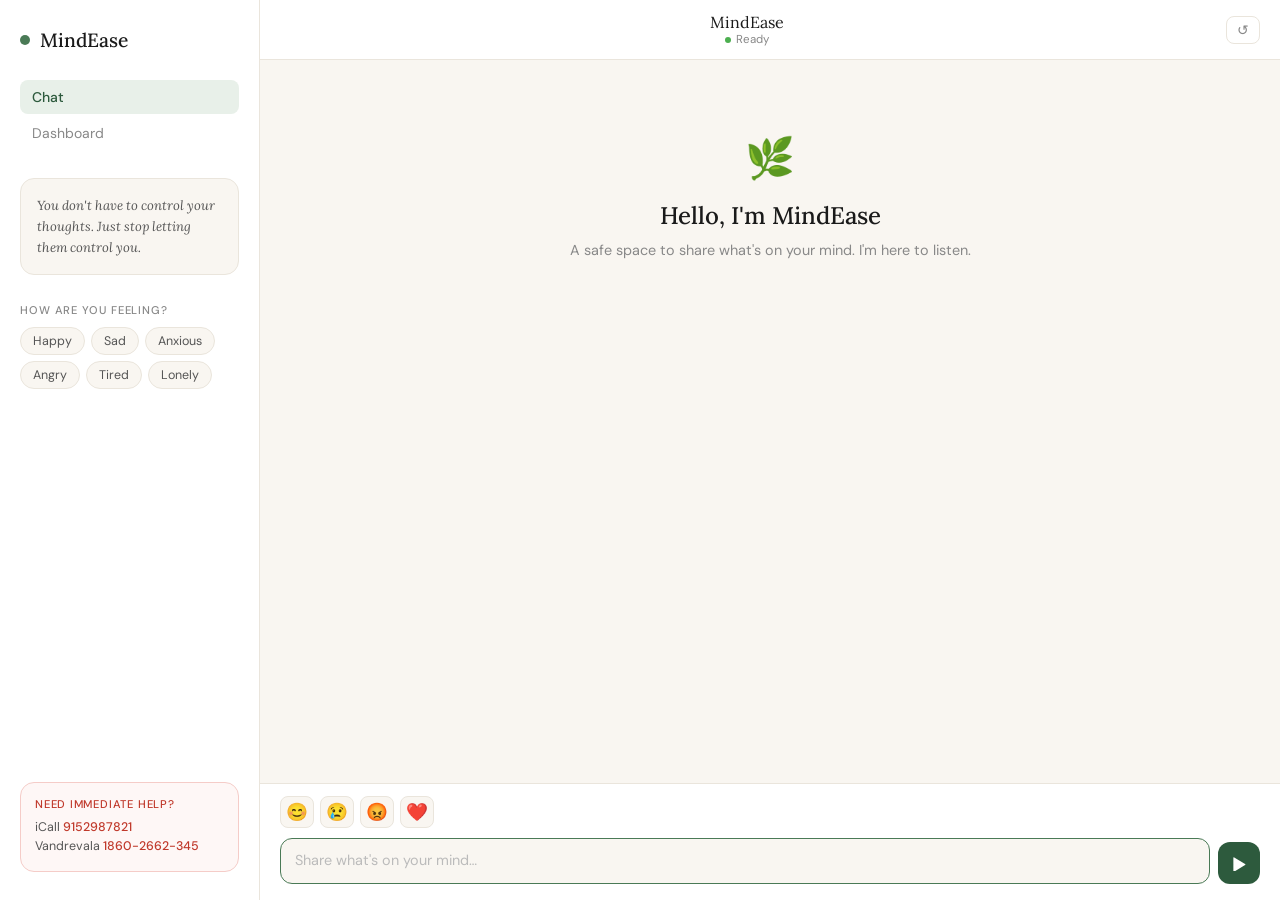
<file: templates/index.html>
<!DOCTYPE html>
<html lang="en">
<head>
  <meta charset="UTF-8"/>
  <meta name="viewport" content="width=device-width, initial-scale=1.0"/>
  <title>MindEase</title>
  <link rel="preconnect" href="https://fonts.googleapis.com">
  <link href="https://fonts.googleapis.com/css2?family=Lora:ital,wght@0,400;0,500;1,400&family=DM+Sans:wght@300;400;500&display=swap" rel="stylesheet">
  <link rel="stylesheet" href="/static/style.css"/>
</head>
<body>
  <div class="layout">

    <!-- SIDEBAR -->
    <aside class="sidebar" id="sidebar">
      <div class="sidebar-inner">
        <div class="brand">
          <span class="brand-dot"></span>
          <span class="brand-name">MindEase</span>
        </div>

        <nav class="side-nav">
          <a href="/" class="nav-item active">Chat</a>
          <a href="/dashboard" class="nav-item">Dashboard</a>
        </nav>

        <div class="quote-block">
          <p class="quote-text" id="quoteText"></p>
        </div>

        <div class="mood-section">
          <p class="section-label">How are you feeling?</p>
          <div class="mood-row">
            <button class="mood-pill" data-msg="I'm feeling happy today 😊">Happy</button>
            <button class="mood-pill" data-msg="I'm feeling sad right now 😢">Sad</button>
            <button class="mood-pill" data-msg="I'm feeling anxious 😰">Anxious</button>
            <button class="mood-pill" data-msg="I'm feeling angry 😡">Angry</button>
            <button class="mood-pill" data-msg="I'm exhausted and drained 😴">Tired</button>
            <button class="mood-pill" data-msg="I'm feeling lonely 💙">Lonely</button>
          </div>
        </div>

        <div class="crisis-block">
          <p class="crisis-label">Need immediate help?</p>
          <p class="crisis-line">iCall <span>9152987821</span></p>
          <p class="crisis-line">Vandrevala <span>1860-2662-345</span></p>
        </div>
      </div>
    </aside>

    <!-- CHAT -->
    <main class="chat-main">
      <header class="chat-header">
        <button class="menu-btn" id="menuBtn">
          <span></span><span></span><span></span>
        </button>
        <div class="header-center">
          <span class="header-title">MindEase</span>
          <span class="header-status" id="headerStatus">
            <span class="status-dot"></span> Ready
          </span>
        </div>
        <button class="clear-btn" id="clearBtn" title="New conversation">↺</button>
      </header>

      <div class="messages" id="messages">
        <div class="welcome">
          <div class="welcome-icon">🌿</div>
          <h2>Hello, I'm MindEase</h2>
          <p>A safe space to share what's on your mind. I'm here to listen.</p>
        </div>
      </div>

      <!-- Sentiment bar -->
      <div class="sentiment-strip" id="sentimentStrip" style="display:none">
        <span class="sentiment-label" id="sentimentLabel"></span>
        <span class="sentiment-overall" id="sentimentOverall"></span>
      </div>

      <footer class="input-footer">
        <div class="emoji-strip">
          <button class="emoji-pill" data-e="😊">😊</button>
          <button class="emoji-pill" data-e="😢">😢</button>
          <button class="emoji-pill" data-e="😡">😡</button>
          <button class="emoji-pill" data-e="❤️">❤️</button>
        </div>
        <div class="input-row">
          <textarea id="userInput" class="input-box" placeholder="Share what's on your mind…" rows="1" maxlength="1000"></textarea>
          <button class="send-btn" id="sendBtn">
            <svg viewBox="0 0 20 20" fill="currentColor"><path d="M3.105 3.105a.75.75 0 0 1 .958-.097l13.5 8.25a.75.75 0 0 1 0 1.284l-13.5 8.25a.75.75 0 0 1-1.105-.66V3.868a.75.75 0 0 1 .147-.763z"/></svg>
          </button>
        </div>
      </footer>
    </main>
  </div>

  <script src="/static/app.js"></script>
</body>
</html>
</file>
<file: static/style.css>
/* ═══════════════════════════════════════════
   MindEase · Minimalist Warm UI
   ═══════════════════════════════════════════ */
:root {
  --bg:          #F9F6F1;
  --surface:     #FFFFFF;
  --border:      #EAE5DC;
  --text:        #1A1A1A;
  --text-muted:  #888;
  --text-soft:   #555;
  --sage:        #4A7A56;
  --sage-light:  #E8F0E9;
  --sage-dark:   #2D5A3D;
  --user-bg:     #2D5A3D;
  --user-text:   #FFFFFF;
  --bot-bg:      #FFFFFF;
  --shadow:      0 1px 12px rgba(0,0,0,0.06);
  --shadow-lg:   0 4px 32px rgba(0,0,0,0.08);
  --radius:      14px;
  --sidebar-w:   260px;
  --font-display:'Lora', Georgia, serif;
  --font-body:   'DM Sans', sans-serif;
  --transition:  0.2s ease;
}

*, *::before, *::after { box-sizing: border-box; margin: 0; padding: 0; }

html, body { height: 100%; font-family: var(--font-body); background: var(--bg); color: var(--text); overflow: hidden; }

/* ── LAYOUT ─────────────────────────────── */
.layout { display: flex; height: 100vh; }

/* ── SIDEBAR ─────────────────────────────── */
.sidebar {
  width: var(--sidebar-w);
  background: var(--surface);
  border-right: 1px solid var(--border);
  flex-shrink: 0;
  display: flex;
  flex-direction: column;
  transition: transform var(--transition);
  z-index: 100;
}
.sidebar-inner {
  display: flex;
  flex-direction: column;
  gap: 28px;
  padding: 28px 20px;
  height: 100%;
  overflow-y: auto;
  scrollbar-width: none;
}
.sidebar-inner::-webkit-scrollbar { display: none; }

.brand {
  display: flex;
  align-items: center;
  gap: 10px;
}
.brand-dot {
  width: 10px; height: 10px;
  border-radius: 50%;
  background: var(--sage);
}
.brand-name {
  font-family: var(--font-display);
  font-size: 1.2rem;
  color: var(--text);
  font-weight: 500;
}

.side-nav { display: flex; flex-direction: column; gap: 2px; }
.nav-item {
  display: block;
  padding: 8px 12px;
  border-radius: 8px;
  font-size: 0.875rem;
  color: var(--text-muted);
  text-decoration: none;
  transition: all var(--transition);
  font-weight: 400;
}
.nav-item:hover { background: var(--bg); color: var(--text); }
.nav-item.active { background: var(--sage-light); color: var(--sage-dark); font-weight: 500; }

.quote-block {
  padding: 16px;
  border: 1px solid var(--border);
  border-radius: var(--radius);
  background: var(--bg);
}
.quote-text {
  font-family: var(--font-display);
  font-style: italic;
  font-size: 0.82rem;
  line-height: 1.6;
  color: var(--text-soft);
  min-height: 60px;
  transition: opacity 0.5s ease;
}

.section-label {
  font-size: 0.7rem;
  text-transform: uppercase;
  letter-spacing: 0.08em;
  color: var(--text-muted);
  margin-bottom: 10px;
  font-weight: 500;
}
.mood-row { display: flex; flex-wrap: wrap; gap: 6px; }
.mood-pill {
  padding: 5px 12px;
  border-radius: 20px;
  border: 1px solid var(--border);
  background: var(--bg);
  font-family: var(--font-body);
  font-size: 0.78rem;
  color: var(--text-soft);
  cursor: pointer;
  transition: all var(--transition);
}
.mood-pill:hover { border-color: var(--sage); color: var(--sage-dark); background: var(--sage-light); }

.crisis-block {
  margin-top: auto;
  padding: 14px;
  border-radius: var(--radius);
  border: 1px solid #F5CCC8;
  background: #FEF7F6;
}
.crisis-label { font-size: 0.7rem; text-transform: uppercase; letter-spacing: 0.07em; color: #C0392B; margin-bottom: 8px; font-weight: 500; }
.crisis-line { font-size: 0.78rem; color: var(--text-soft); margin-bottom: 3px; }
.crisis-line span { color: #C0392B; font-weight: 500; }

/* ── CHAT MAIN ───────────────────────────── */
.chat-main {
  flex: 1;
  display: flex;
  flex-direction: column;
  min-width: 0;
  background: var(--bg);
}

/* HEADER */
.chat-header {
  display: flex;
  align-items: center;
  padding: 0 20px;
  height: 60px;
  background: var(--surface);
  border-bottom: 1px solid var(--border);
  gap: 12px;
  flex-shrink: 0;
}
.menu-btn {
  display: none;
  flex-direction: column;
  gap: 4px;
  background: none;
  border: none;
  cursor: pointer;
  padding: 6px;
}
.menu-btn span { display: block; width: 18px; height: 1.5px; background: var(--text); border-radius: 1px; }
.header-center { flex: 1; display: flex; flex-direction: column; align-items: center; }
.header-title { font-family: var(--font-display); font-size: 1rem; color: var(--text); }
.header-status { display: flex; align-items: center; gap: 5px; font-size: 0.72rem; color: var(--text-muted); }
.status-dot { width: 6px; height: 6px; border-radius: 50%; background: #4CAF50; animation: pulse 2s infinite; }
@keyframes pulse { 0%,100%{opacity:1;} 50%{opacity:0.4;} }

.clear-btn {
  background: none;
  border: 1px solid var(--border);
  border-radius: 8px;
  padding: 5px 10px;
  font-size: 0.9rem;
  color: var(--text-muted);
  cursor: pointer;
  transition: all var(--transition);
}
.clear-btn:hover { border-color: var(--sage); color: var(--sage); }

/* MESSAGES */
.messages {
  flex: 1;
  overflow-y: auto;
  padding: 24px 20px;
  display: flex;
  flex-direction: column;
  gap: 16px;
  scroll-behavior: smooth;
}
.messages::-webkit-scrollbar { width: 4px; }
.messages::-webkit-scrollbar-track { background: transparent; }
.messages::-webkit-scrollbar-thumb { background: var(--border); border-radius: 2px; }

/* WELCOME */
.welcome {
  text-align: center;
  padding: 48px 20px 24px;
  animation: fadeUp 0.5s ease;
}
.welcome-icon { font-size: 2.5rem; margin-bottom: 16px; }
.welcome h2 { font-family: var(--font-display); font-size: 1.5rem; color: var(--text); margin-bottom: 8px; font-weight: 500; }
.welcome p { font-size: 0.9rem; color: var(--text-muted); line-height: 1.6; }

/* BUBBLES */
.msg-row {
  display: flex;
  gap: 10px;
  animation: fadeUp 0.25s ease;
  max-width: 680px;
}
@keyframes fadeUp { from { opacity:0; transform: translateY(8px); } to { opacity:1; transform: translateY(0); } }

.msg-row.user { flex-direction: row-reverse; align-self: flex-end; }
.msg-row.bot  { align-self: flex-start; }

.msg-avatar {
  width: 32px; height: 32px;
  border-radius: 10px;
  display: flex; align-items: center; justify-content: center;
  font-size: 0.85rem;
  flex-shrink: 0;
  margin-top: 2px;
}
.msg-row.bot  .msg-avatar { background: var(--sage-light); }
.msg-row.user .msg-avatar { background: var(--user-bg); color: white; font-size: 0.7rem; font-weight: 500; }

.bubble {
  padding: 12px 16px;
  border-radius: 16px;
  line-height: 1.6;
  font-size: 0.9rem;
  max-width: 560px;
}
.msg-row.bot  .bubble { background: var(--bot-bg); color: var(--text); border-bottom-left-radius: 4px; box-shadow: var(--shadow); border: 1px solid var(--border); }
.msg-row.user .bubble { background: var(--user-bg); color: var(--user-text); border-bottom-right-radius: 4px; }
.bubble-time { font-size: 0.65rem; margin-top: 5px; opacity: 0.5; }

/* TYPING */
.typing-dots { display: flex; gap: 4px; padding: 4px 2px; }
.typing-dots span { width: 6px; height: 6px; border-radius: 50%; background: var(--sage); animation: bounce 1.2s ease-in-out infinite; }
.typing-dots span:nth-child(2) { animation-delay: 0.2s; }
.typing-dots span:nth-child(3) { animation-delay: 0.4s; }
@keyframes bounce { 0%,60%,100%{transform:translateY(0);opacity:0.4;} 30%{transform:translateY(-5px);opacity:1;} }

/* SENTIMENT STRIP */
.sentiment-strip {
  padding: 6px 20px;
  background: var(--surface);
  border-top: 1px solid var(--border);
  display: flex;
  align-items: center;
  gap: 10px;
  font-size: 0.75rem;
  color: var(--text-muted);
}
.sentiment-label, .sentiment-overall { display: flex; align-items: center; gap: 5px; }
.s-badge {
  display: inline-block; padding: 1px 8px; border-radius: 10px;
  font-size: 0.7rem; font-weight: 500;
}
.s-positive { background: #E8F5E9; color: #2E7D32; }
.s-negative { background: #FFEBEE; color: #C62828; }
.s-neutral  { background: #F3F3F3; color: #555; }
.s-crisis   { background: #FBE9E7; color: #BF360C; }
.strip-divider { color: var(--border); }

/* INPUT FOOTER */
.input-footer {
  padding: 12px 20px 16px;
  background: var(--surface);
  border-top: 1px solid var(--border);
  flex-shrink: 0;
}
.emoji-strip { display: flex; gap: 6px; margin-bottom: 10px; align-items: center; }
.emoji-pill {
  font-size: 1.1rem;
  width: 34px; height: 32px;
  border-radius: 8px;
  border: 1px solid var(--border);
  background: var(--bg);
  cursor: pointer;
  transition: all var(--transition);
  display: flex; align-items: center; justify-content: center;
}
.emoji-pill:hover { transform: scale(1.15); background: var(--sage-light); border-color: var(--sage); }
.emoji-hint { font-size: 0.68rem; color: var(--text-muted); margin-left: 4px; }

.input-row { display: flex; gap: 8px; align-items: flex-end; }
.input-box {
  flex: 1;
  border: 1px solid var(--border);
  border-radius: 12px;
  padding: 11px 14px;
  font-family: var(--font-body);
  font-size: 0.9rem;
  background: var(--bg);
  color: var(--text);
  resize: none;
  outline: none;
  line-height: 1.5;
  max-height: 120px;
  overflow-y: auto;
  transition: border-color var(--transition);
}
.input-box:focus { border-color: var(--sage); }
.input-box::placeholder { color: #BBB; }

.send-btn {
  width: 42px; height: 42px;
  border-radius: 12px;
  border: none;
  background: var(--sage-dark);
  color: white;
  cursor: pointer;
  display: flex; align-items: center; justify-content: center;
  flex-shrink: 0;
  transition: all var(--transition);
}
.send-btn svg { width: 16px; height: 16px; }
.send-btn:hover { background: var(--sage); transform: scale(1.04); }
.send-btn:active { transform: scale(0.97); }
.send-btn:disabled { opacity: 0.4; cursor: not-allowed; transform: none; }

/* ── RESPONSIVE ──────────────────────────── */
@media (max-width: 640px) {
  :root { --sidebar-w: 240px; }

  .sidebar {
    position: fixed;
    top: 0; left: 0; bottom: 0;
    transform: translateX(-100%);
    box-shadow: var(--shadow-lg);
  }
  .sidebar.open { transform: translateX(0); }
  .menu-btn { display: flex; }
  .chat-main { width: 100%; }

  .bubble { max-width: 85vw; font-size: 0.875rem; }
  .messages { padding: 16px 14px; }
  .input-footer { padding: 10px 14px 14px; }
  .chat-header { padding: 0 14px; }
}

/* Dashboard link in header on mobile */
@media (max-width: 640px) {
  .header-center { align-items: flex-start; padding-left: 4px; }
}
</file>
